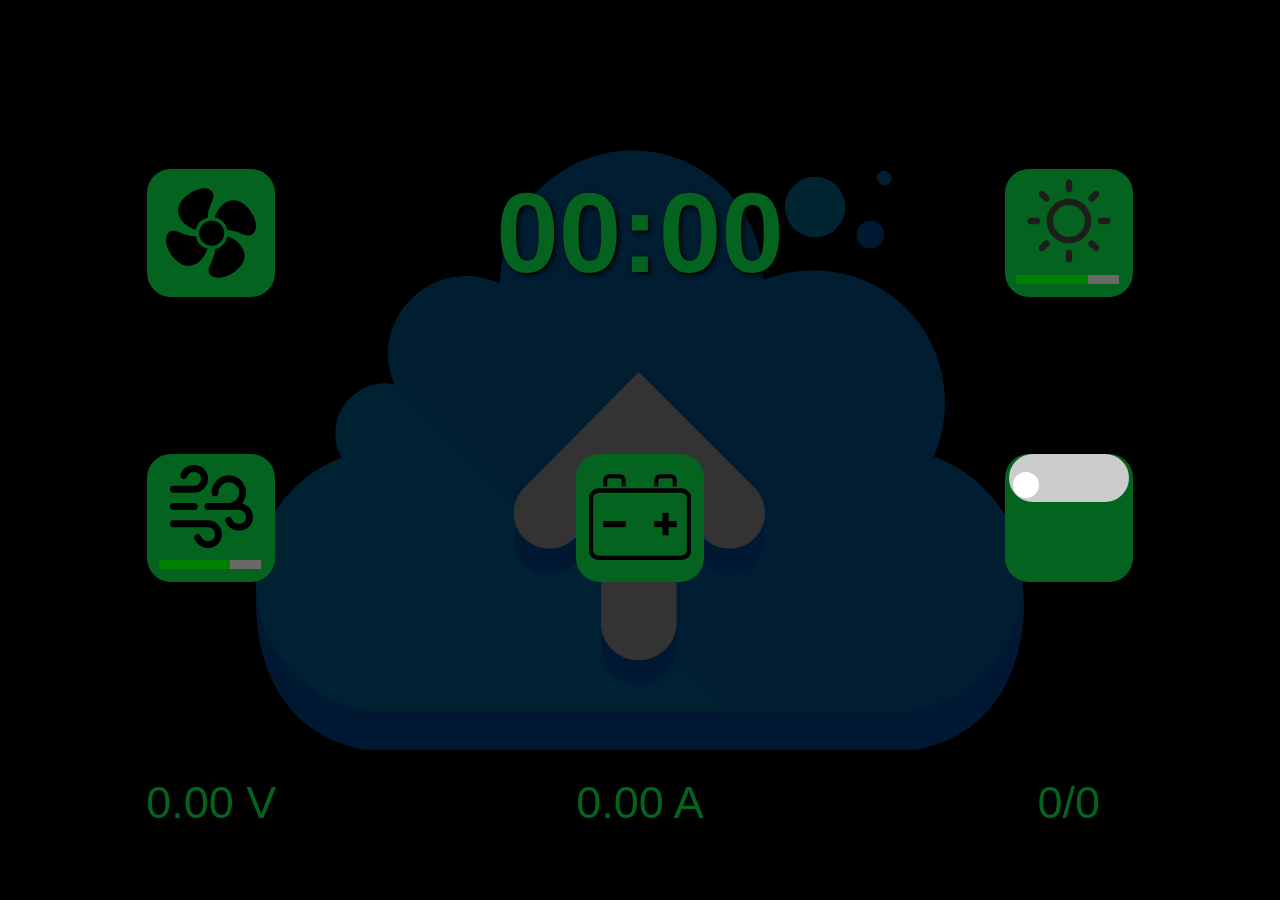
<file: app/src/main/assets/index.html>
<html>
    <head>
        <link rel="stylesheet" type="text/css" href="style.css" />
        <script src="script.js" />
        <script>
            function on_load() {
                /* android.toast("Document load"); */
                console.log("Document load");
                let w = window.innerHeight;
                let h = window.innerWidth;
                console.log("Window size: "+w+"x"+h);
            }
        </script>
    </head>
    <body onload="on_load()">
    <div id="wifi-info" class="right-overlay" onmousedown="click(this, 0)" onmouseup="click(this, 1)" onclick="android.showToast('WiFi address: '+android.getNetworkInfo())"></div>
    <div id="overlay">
        <div id="content"></div>
    </div>
    <div id="grid-overlay">
        <table height="100%">
            <col width="33%" />
            <col width="auto" />
            <col width="33%" />
            <tr height="33%">
                <td>
                    <div class="icon-bg icon-right" >
                        <div class="fan-icon"></div>
                        <div class="icon-overlay" onmousedown="click(this, 0)" onmouseup="click(this, 1)" onclick="console.log('click on FAN')"></div>
                    </div>
                </td>
                <td><div id="clock" class="big-label">00:00</div></td>
                <td>
                    <div class="icon-bg icon-right" >
                        <div class="icon-overlay" onmousedown="click(this, 0)" onmouseup="click(this, 1)" onclick="console.log('click on SUN')" ></div>
                        <div class="sun-icon"></div>
                        <div class="value-bar-bg" style="height:7%;width:80%;background-color:DimGray;margin:9%;margin-top:0px;">
                            <div class="value-bar-value" style="height:100%;width:70%;background-color:green;"></div>
                        </div>
                    </div>
                </td>
            </tr>
            <tr height="33%">
                <td>
                    <div class="icon-bg icon-right">
                        <div class="wind-icon">
                        </div>
                        <div class="value-bar-bg" style="height:7%;width:80%;background-color:DimGray;margin:9%;margin-top:0px;">
                            <div class="value-bar-value" style="height:100%;width:70%;background-color:green;"></div>
                        </div>
                        <div class="icon-overlay" onmousedown="click(this, 0)" onmouseup="click(this, 1)" onclick="console.log('click on FAN')" ></div>
                    </div>
                </td>
                <td>
                    <div class="icon-bg icon-right">
                        <div class="power-icon"></div>
                        <div class="icon-overlay" onmousedown="click(this, 0)" onmouseup="click(this, 1)" onclick="console.log('click on FAN')" ></div>
                    </div>
                </td>
                <td>
                    <div class="icon-bg icon-right">
<!--                        <div class="heat-icon">-->
<!--                        </div>-->
<!--                        <div class="value-bar-bg" style="height:7%;width:80%;background-color:DimGray;margin:9%;margin-top:0px;">-->
<!--                            <div class="value-bar-value" style="height:100%;width:70%;background-color:green;"></div>-->
<!--                        </div>-->
<!--                        <div class="icon-overlay" onmousedown="click(this, 0)" onmouseup="click(this, 1)" onclick="console.log('click on FAN')" ></div>-->
                        <!-- Rectangular switch -->
<!--                        <label class="switch">-->
<!--                            <input type="checkbox">-->
<!--                            <span class="slider"></span>-->
<!--                        </label>-->

                        <!-- Rounded switch -->
                        <label class="switch">
                            <input type="checkbox">
                            <span class="slider round"></span>
                        </label>
                    </div>
                </td>
            </tr>
            <tr height="33%">
                <td><span id="value-vb">0.00</span> V</td>
                <td><span id="value-ib">0.00</span> A</td>
                <td><span id="value-on">0</span>/<span id="value-off">0</span></td>
            </tr>
        </table>
    </div>
<!--    <div class="overlay">-->
<!--        <img id="bg_image"/>-->
<!--    </div>-->
    </body>
</html>
</file>
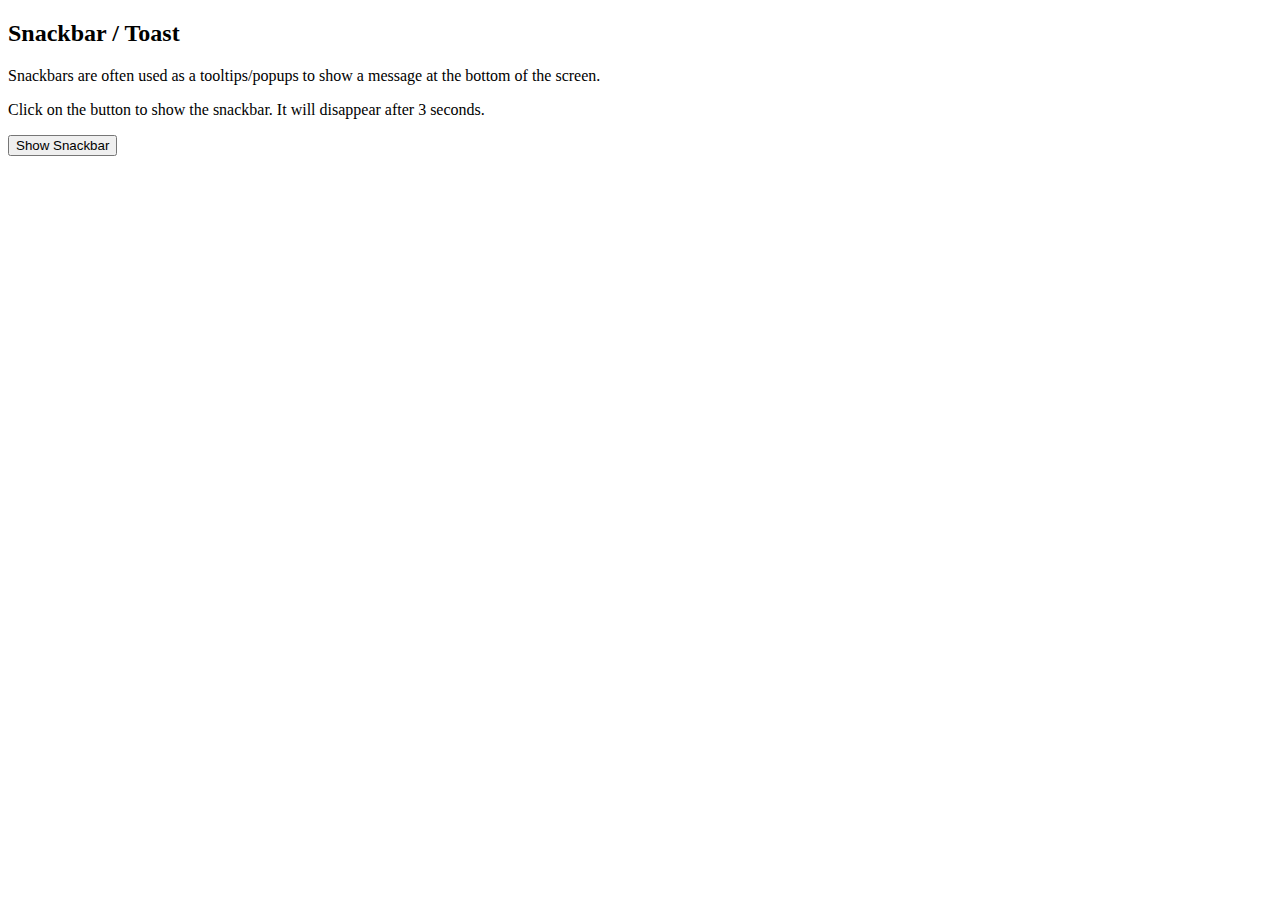
<file: test2.html>
<!DOCTYPE html>
<html>
<head>
<meta name="viewport" content="width=device-width, initial-scale=1">
<style>
#snackbar {
  visibility: hidden;
  min-width: 250px;
  margin-left: -125px;
  background-color: #333;
  color: #fff;
  text-align: center;
  border-radius: 2px;
  padding: 16px;
  position: fixed;
  z-index: 1;
  left: 50%;
  bottom: 30px;
  font-size: 17px;
}

#snackbar.show {
  visibility: visible;
  -webkit-animation: fadein 0.5s, fadeout 0.5s 2.5s;
  animation: fadein 0.5s, fadeout 0.5s 2.5s;
}

@-webkit-keyframes fadein {
  from {bottom: 0; opacity: 0;} 
  to {bottom: 30px; opacity: 1;}
}

@keyframes fadein {
  from {bottom: 0; opacity: 0;}
  to {bottom: 30px; opacity: 1;}
}

@-webkit-keyframes fadeout {
  from {bottom: 30px; opacity: 1;} 
  to {bottom: 0; opacity: 0;}
}

@keyframes fadeout {
  from {bottom: 30px; opacity: 1;}
  to {bottom: 0; opacity: 0;}
}
</style>
</head>
<body>

<h2>Snackbar / Toast</h2>
<p>Snackbars are often used as a tooltips/popups to show a message at the bottom of the screen.</p>
<p>Click on the button to show the snackbar. It will disappear after 3 seconds.</p>

<button onclick="myFunction()">Show Snackbar</button>

<div id="snackbar">Some text some message..</div>

<script>
function myFunction() {
  var x = document.getElementById("snackbar");
  x.className = "show";
  setTimeout(function(){ x.className = x.className.replace("show", ""); }, 3000);
}
</script>

</body>
</html>
</file>
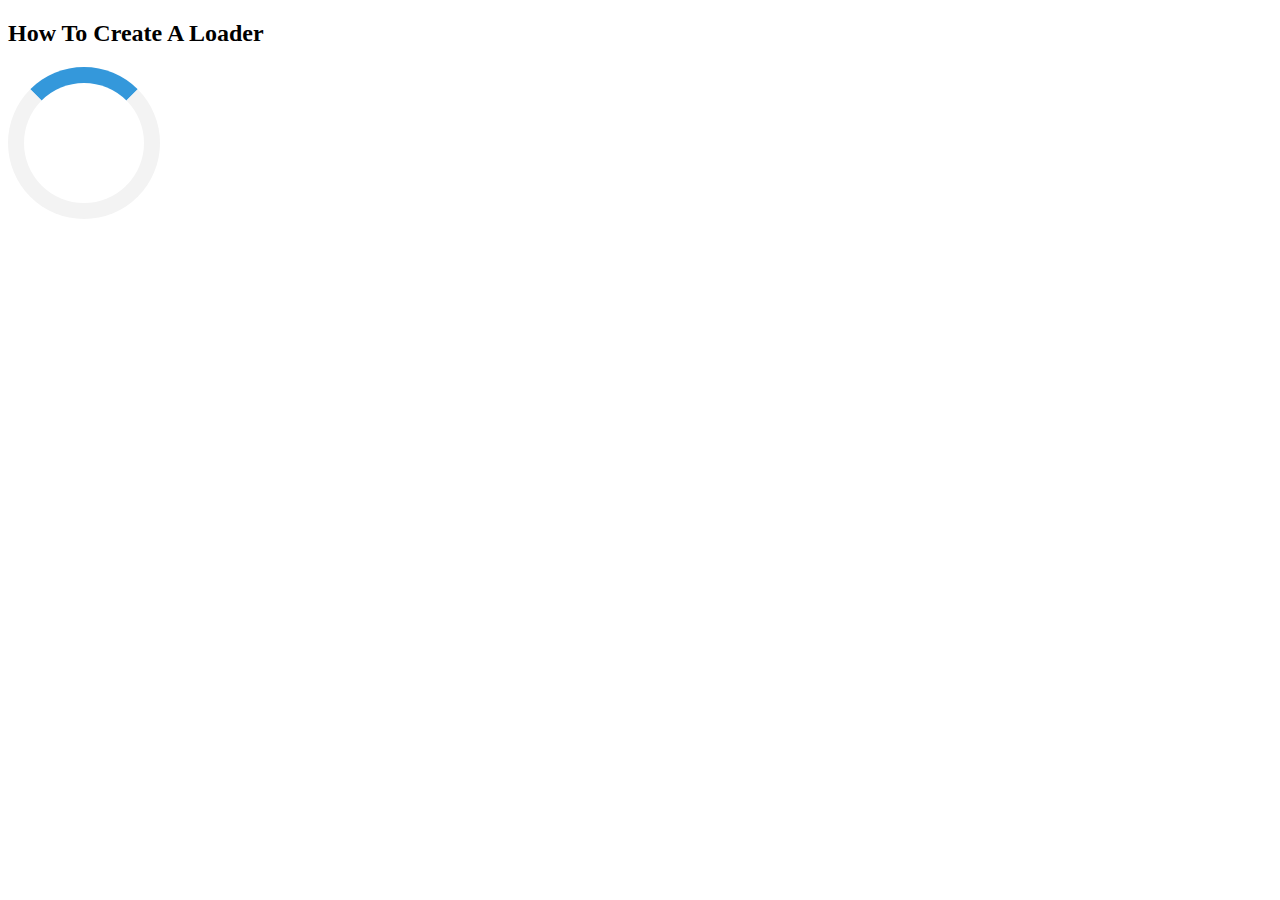
<file: test4.html>
<!DOCTYPE html>
<html>
<head>
<meta name="viewport" content="width=device-width, initial-scale=1">
<style>
.loader {
  border: 16px solid #f3f3f3;
  border-radius: 50%;
  border-top: 16px solid #3498db;
  width: 120px;
  height: 120px;
  -webkit-animation: spin 2s linear infinite; /* Safari */
  animation: spin 2s linear infinite;
}

/* Safari */
@-webkit-keyframes spin {
  0% { -webkit-transform: rotate(0deg); }
  100% { -webkit-transform: rotate(360deg); }
}

@keyframes spin {
  0% { transform: rotate(0deg); }
  100% { transform: rotate(360deg); }
}
</style>
</head>
<body>

<h2>How To Create A Loader</h2>

<div class="loader"></div>

</body>
</html>
</file>
<file: app/src/main/assets/style.css>
body {
  background-color: black;
  color: #04631e;
  font-size: 25px;
  font-weight: normal;
  background-image: url(background.svg);
  background-size: 60%;
  background-position: center;
  background-repeat: no-repeat;
  border: 0px;
}

table {
  font-family: arial, sans-serif;
  font-size: 45px;
  border-collapse: collapse;
  width: 100%;
  table-layout: fixed;
  text-align: center;
}

td, th {
  margin: auto;
  position: relative;
}

.overlay {
  position: fixed; /* Sit on top of the page content */
  width: 100%; /* Full width (cover the whole page) */
  height: 100%; /* Full height (cover the whole page) */
  top: 0;
  left: 0;
  right: 0;
  bottom: 0;
  __background-color: rgba(0,0,0,0.8); /* Black background with opacity */
  z-index: 1000; /* Specify a stack order in case you're using a different order for other elements */
}

#overlay {
  position: fixed; /* Sit on top of the page content */
  width: 100%; /* Full width (cover the whole page) */
  height: 100%; /* Full height (cover the whole page) */
  top: 0;
  left: 0;
  right: 0;
  bottom: 0;
  background-color: rgba(0,0,0,0.8); /* Black background with opacity */
  z-index: -1; /* Specify a stack order in case you're using a different order for other elements */
}

.icon-overlay {
      position: absolute;
      width: 100%; /* Full width (cover the whole page) */
      height: 100%; /* Full height (cover the whole page) */
      top: 0;
      left: 0;
      right: 0;
      bottom: 0;
      /* background-color: rgba(0,0,0,0.8); Black background with opacity */
      /*background-color: pink;*/
      z-index: 999;
      border-radius: 23px;
}

#grid-overlay {
  position: fixed; /* Sit on top of the page content */
  width: 100%; /* Full width (cover the whole page) */
  height: 95%; /* Full height (cover the whole page) */
  top: 10%;
  left: 0;
  right: 0;
  bottom: 0;
}

#wifi-info {
    color: #191970;
    font-size: 15px;
    padding-top: 0px;
    padding-left: 5px;
}

.right-overlay {
    position: absolute;
    right: 0px;
    width: 300px;
    padding: 3px;
    text-align: right;
    z-index: 9999;
}
.icon-right {
    position: absolute;
    right: 0px;
    left: 0px;
    top: 0px;
    bottom: 0px;
    margin: auto;
}
.big-label {
    font-size: 250%;
    font-weight: bold;
    text-shadow: 2px 2px 5px black;
}
.sun-icon {
  background-image: url(sun.svg);
  background-size: 80%;
  background-position: center;
  background-repeat: no-repeat;
  width: 100%;
  height: 83%;
  outline: none;
}
.fan-icon {
  background-image: url(fan.svg);
  background-size: 70%;
  background-position: center;
  background-repeat: no-repeat;
  width: 100%;
  height: 100%;
  outline: none;
}
.wind-icon {
  background-image: url(wind.svg);
  background-size: 65%;
  background-position: center;
  background-repeat: no-repeat;
  width: 100%;
  height: 83%;
  outline: none;
}
.heat-icon {
  background-image: url(heat.svg);
  background-size: 65%;
  background-position: center;
  background-repeat: no-repeat;
  width: 100%;
  height: 83%;
  outline: none;
}
.power-icon {
  background-image: url(battery.svg);
  background-size: 80%;
  background-position: center;
  background-repeat: no-repeat;
  width: 100%;
  height: 100%;
  outline: none;
}

.icon-bg {
    visibility: visible;
    background-color: #04631e;
    width: 128px;
    height: 128px;
    border: 2px;
    border-radius: 24px;
    /*
    border-style: solid;
    border-color: rgba(0, 0, 0, 0);
    */
    border-style: none;
    border-color: #04631e;
    -webkit-transition: border 0.2s;
    -moz-transition: border 0.2s;
    -o-transition: border 0.2s;
    transition: border background 0.2s;

    /*box-shadow: 2px 2px 10px black;*/
}

/* The switch - the box around the slider */
.switch {
  position: relative;
  display: inline-block;
  width: 120px;
  height: 48px;
}

/* Hide default HTML checkbox */
.switch input {
  opacity: 0;
  width: 0;
  height: 0;
}

/* The slider */
.slider {
  position: absolute;
  cursor: pointer;
  top: 0;
  left: 0;
  right: 0;
  bottom: 0;
  background-color: #ccc;
  -webkit-transition: .4s;
  transition: .4s;
}

.slider:before {
  position: absolute;
  content: "";
  height: 26px;
  width: 26px;
  left: 4px;
  bottom: 4px;
  background-color: white;
  -webkit-transition: .4s;
  transition: .4s;
}

input:checked + .slider {
  background-color: #2196F3;
}

input:focus + .slider {
  box-shadow: 0 0 1px #2196F3;
}

input:checked + .slider:before {
  -webkit-transform: translateX(26px);
  -ms-transform: translateX(26px);
  transform: translateX(26px);
}

/* Rounded sliders */
.slider.round {
  border-radius: 34px;
}

.slider.round:before {
  border-radius: 50%;
}
</file>
